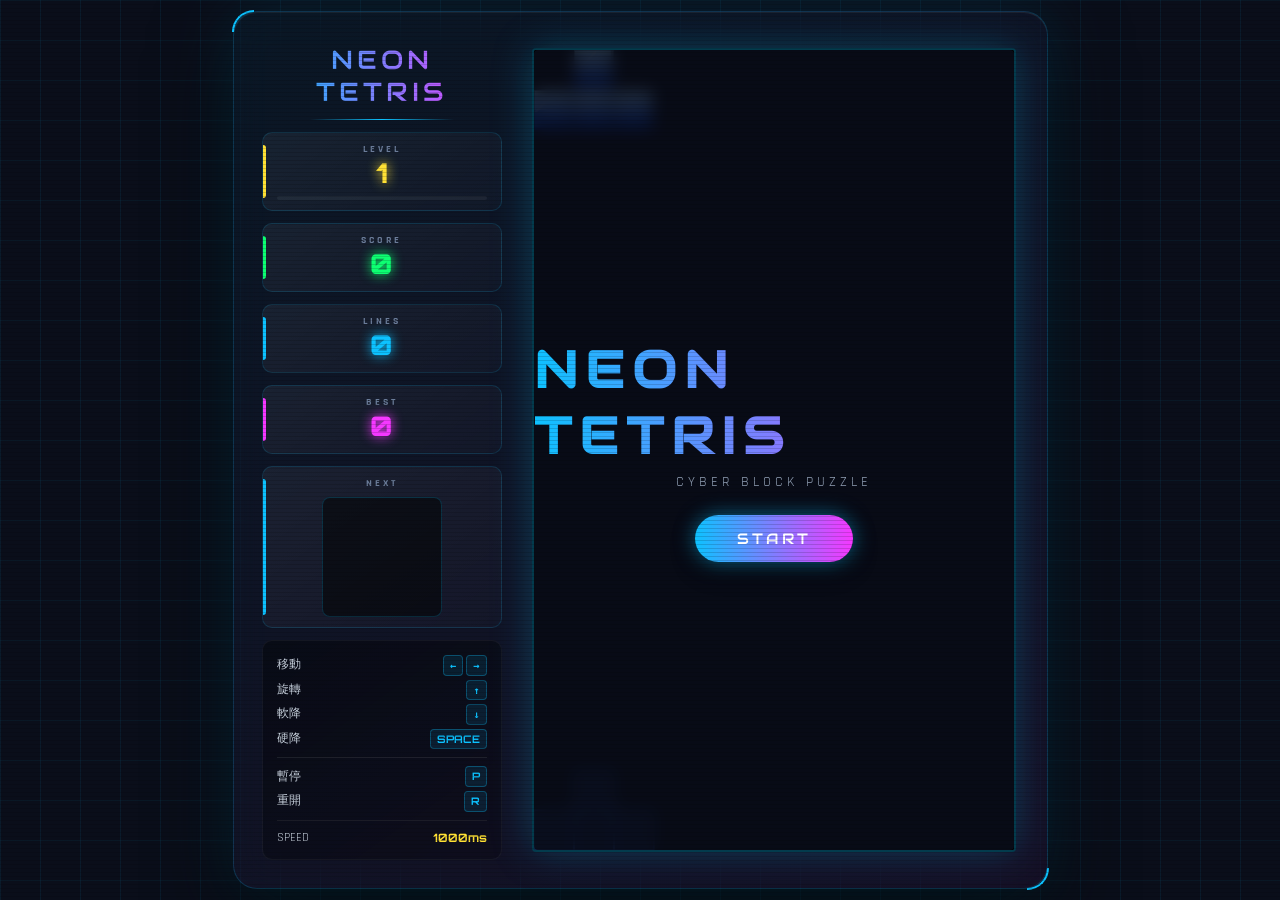
<file: index.html>
<!DOCTYPE html>
<html lang="zh-TW">
<head>
    <meta charset="UTF-8">
    <meta name="viewport" content="width=device-width, initial-scale=1.0">
    <title>NEON TETRIS · 賽博方塊</title>
    <style>
        @import url('https://fonts.googleapis.com/css2?family=Audiowide&family=Orbitron:wght@400;500;700;900&family=Rajdhani:wght@500;600;700&display=swap');

        :root {
            --neon-cyan: #0DC2FF;
            --neon-green: #0DFF72;
            --neon-magenta: #F538FF;
            --neon-yellow: #FFE135;
            --neon-pink: #FF0D72;
            --neon-orange: #FF8E0D;
            --bg-deep: #0A0E1A;
            --grid-line: rgba(13, 194, 255, 0.08);
        }

        * { box-sizing: border-box; margin: 0; padding: 0; }

        body {
            background: var(--bg-deep);
            color: white;
            min-height: 100vh;
            display: flex; justify-content: center; align-items: center;
            font-family: 'Orbitron', sans-serif;
            overflow: hidden;
            position: relative;
        }

        /* Animated grid backdrop */
        body::before {
            content: ''; position: fixed; inset: 0;
            background-image:
                linear-gradient(var(--grid-line) 1px, transparent 1px),
                linear-gradient(90deg, var(--grid-line) 1px, transparent 1px);
            background-size: 40px 40px;
            pointer-events: none; z-index: 0;
            animation: gridPulse 8s ease-in-out infinite;
        }
        @keyframes gridPulse {
            0%, 100% { opacity: 0.4; }
            50% { opacity: 0.7; }
        }

        /* Scanline overlay */
        body::after {
            content: ''; position: fixed; inset: 0;
            background: repeating-linear-gradient(
                0deg, transparent 0px, transparent 3px,
                rgba(0, 0, 0, 0.15) 3px, rgba(0, 0, 0, 0.15) 4px);
            pointer-events: none; z-index: 1000;
            mix-blend-mode: multiply;
        }

        #game-wrapper {
            position: relative; z-index: 1;
            display: flex; flex-direction: row; align-items: center; gap: 32px;
            padding: 28px;
            background: linear-gradient(145deg, rgba(13, 194, 255, 0.05), rgba(245, 56, 255, 0.05));
            border-radius: 24px;
            box-shadow:
                0 0 60px rgba(13, 194, 255, 0.15),
                0 30px 80px rgba(0, 0, 0, 0.8),
                inset 0 1px 0 rgba(255, 255, 255, 0.08);
            border: 1px solid rgba(13, 194, 255, 0.2);
            backdrop-filter: blur(20px);
        }

        #game-wrapper::before, #game-wrapper::after {
            content: ''; position: absolute; width: 20px; height: 20px;
            border: 2px solid var(--neon-cyan);
        }
        #game-wrapper::before {
            top: -2px; left: -2px;
            border-right: none; border-bottom: none;
            border-top-left-radius: 24px;
        }
        #game-wrapper::after {
            bottom: -2px; right: -2px;
            border-left: none; border-top: none;
            border-bottom-right-radius: 24px;
        }

        .sidebar {
            flex: 0 0 240px;
            display: flex; flex-direction: column; gap: 12px;
        }

        .game-title {
            font-family: 'Audiowide', cursive;
            font-size: 1.6rem;
            background: linear-gradient(90deg, var(--neon-cyan), var(--neon-magenta));
            -webkit-background-clip: text; background-clip: text;
            -webkit-text-fill-color: transparent;
            letter-spacing: 4px;
            text-align: center;
            padding: 4px 0 12px 0;
            position: relative;
        }
        .game-title::after {
            content: ''; position: absolute;
            bottom: 0; left: 50%; transform: translateX(-50%);
            width: 60%; height: 1px;
            background: linear-gradient(90deg, transparent, var(--neon-cyan), transparent);
        }

        .stat-box {
            position: relative;
            background: linear-gradient(145deg, rgba(255, 255, 255, 0.06), rgba(255, 255, 255, 0.02));
            padding: 10px 14px;
            border-radius: 10px;
            text-align: center;
            border: 1px solid rgba(13, 194, 255, 0.15);
            overflow: hidden;
            transition: all 0.2s ease;
        }
        .stat-box:hover {
            border-color: rgba(13, 194, 255, 0.4);
            box-shadow: 0 0 20px rgba(13, 194, 255, 0.2);
        }
        .stat-box::before {
            content: ''; position: absolute;
            top: 12px; bottom: 12px; left: 0;
            width: 3px; border-radius: 0 3px 3px 0;
            background: var(--neon-cyan);
        }
        .stat-box.level-box::before { background: var(--neon-yellow); }
        .stat-box.score-box::before { background: var(--neon-green); }
        .stat-box.lines-box::before { background: var(--neon-cyan); }
        .stat-box.best-box::before { background: var(--neon-magenta); }

        .stat-box .label {
            font-size: 0.62rem; color: #6B7C99;
            letter-spacing: 3px; font-weight: 700;
            font-family: 'Rajdhani', sans-serif;
        }
        .stat-box .value {
            font-size: 1.7rem; font-weight: 900;
            color: #fff;
            font-variant-numeric: tabular-nums;
            text-shadow: 0 0 12px currentColor;
            margin-top: 1px;
        }
        .stat-box.score-box .value { color: var(--neon-green); }
        .stat-box.level-box .value { color: var(--neon-yellow); }
        .stat-box.lines-box .value { color: var(--neon-cyan); }
        .stat-box.best-box .value { color: var(--neon-magenta); }

        .level-progress {
            margin-top: 6px;
            height: 4px; background: rgba(255, 255, 255, 0.05);
            border-radius: 2px; overflow: hidden;
        }
        .level-progress-fill {
            height: 100%; width: 0%;
            background: linear-gradient(90deg, var(--neon-yellow), var(--neon-orange));
            box-shadow: 0 0 8px var(--neon-yellow);
            transition: width 0.3s ease;
        }

        .next-canvas-wrap {
            margin: 8px auto 0; width: 120px; height: 120px;
            background: rgba(0, 0, 0, 0.5);
            border: 1px solid rgba(13, 194, 255, 0.2);
            border-radius: 8px;
            display: flex; align-items: center; justify-content: center;
        }
        #next { display: block; width: 120px; height: 120px; }

        .controls-hint {
            padding: 12px 14px;
            background: linear-gradient(145deg, rgba(0, 0, 0, 0.4), rgba(0, 0, 0, 0.2));
            border-radius: 10px;
            font-size: 0.72rem; color: #94A3B8;
            font-family: 'Rajdhani', sans-serif;
            line-height: 1.6;
            border: 1px solid rgba(255, 255, 255, 0.05);
        }
        .ctrl-row {
            display: flex; justify-content: space-between; align-items: center;
            padding: 2px 0;
        }
        .key {
            display: inline-block;
            background: rgba(13, 194, 255, 0.1);
            border: 1px solid rgba(13, 194, 255, 0.3);
            border-radius: 4px;
            padding: 1px 6px;
            font-family: 'Orbitron', monospace;
            font-size: 0.65rem;
            color: var(--neon-cyan);
            font-weight: 700;
        }
        .action { color: #CBD5E1; }
        .controls-hint hr {
            border: 0; border-top: 1px solid rgba(255, 255, 255, 0.08);
            margin: 6px 0;
        }
        .speed-readout {
            display: flex; justify-content: space-between; align-items: center;
            padding-top: 2px;
        }
        .speed-val {
            color: var(--neon-yellow);
            font-family: 'Orbitron', monospace;
            font-weight: 700;
        }

        #game-container {
            position: relative;
            width: 480px; height: 800px;
            display: flex; justify-content: center; align-items: center;
        }

        canvas#tetris {
            border: 2px solid rgba(13, 194, 255, 0.3);
            background-color: #000;
            box-shadow:
                0 0 40px rgba(13, 194, 255, 0.25),
                inset 0 0 20px rgba(0, 0, 0, 0.5);
            border-radius: 4px;
        }

        @keyframes scoreFloat {
            0%   { opacity: 0; transform: translate(-50%, -30%) scale(0.6); }
            20%  { opacity: 1; transform: translate(-50%, -50%) scale(1.15); }
            100% { opacity: 0; transform: translate(-50%, -180%) scale(1); }
        }
        #score-popup {
            position: absolute; top: 50%; left: 50%; z-index: 30;
            font-size: 2.8rem; font-weight: 900;
            color: var(--neon-green);
            font-family: 'Audiowide', cursive;
            text-shadow:
                0 0 10px var(--neon-green),
                0 0 20px var(--neon-green),
                0 0 40px var(--neon-green);
            pointer-events: none; opacity: 0;
            transform: translate(-50%, -50%);
        }
        #score-popup.active { animation: scoreFloat 1s ease-out forwards; }

        .overlay-panel {
            position: absolute; inset: 0;
            display: flex; flex-direction: column;
            align-items: center; justify-content: center;
            z-index: 20; border-radius: 4px;
            backdrop-filter: blur(8px);
        }
        #overlay { background: rgba(10, 14, 26, 0.85); }
        #overlay h2, #game-over h2 {
            font-family: 'Audiowide', cursive;
            font-size: 3.2rem;
            letter-spacing: 8px;
            margin-bottom: 4px;
            background: linear-gradient(90deg, var(--neon-cyan), var(--neon-magenta));
            -webkit-background-clip: text; background-clip: text;
            -webkit-text-fill-color: transparent;
            animation: titleGlow 2s ease-in-out infinite;
        }
        @keyframes titleGlow {
            0%, 100% { filter: brightness(1); }
            50% { filter: brightness(1.3); }
        }
        #game-over h2 {
            background: linear-gradient(90deg, var(--neon-pink), var(--neon-orange));
            -webkit-background-clip: text; background-clip: text;
            -webkit-text-fill-color: transparent;
            font-size: 2.4rem;
        }
        .overlay-sub {
            font-family: 'Rajdhani', sans-serif;
            font-size: 0.85rem;
            color: #94A3B8;
            letter-spacing: 4px;
            margin-bottom: 24px;
            text-transform: uppercase;
        }
        .game-over-stats {
            font-family: 'Rajdhani', sans-serif;
            color: #CBD5E1;
            margin: 12px 0 20px 0;
            font-size: 1rem;
            line-height: 1.6;
        }
        .stat-line {
            display: flex; justify-content: space-between;
            gap: 24px; min-width: 200px;
            padding: 2px 0;
        }
        .stat-line .lbl { color: #6B7C99; }
        .stat-line .val { color: var(--neon-cyan); font-weight: 700; font-family: 'Orbitron', sans-serif; }
        .stat-line.score .val { color: var(--neon-green); }
        .stat-line.level .val { color: var(--neon-yellow); }
        .stat-line.lines .val { color: var(--neon-cyan); }

        .rank-badge {
            font-family: 'Audiowide', cursive;
            font-size: 1rem;
            letter-spacing: 3px;
            padding: 6px 16px;
            border-radius: 6px;
            margin: 4px 0 8px 0;
            border: 1px solid;
        }
        .rank-badge.s { color: var(--neon-cyan); border-color: var(--neon-cyan); box-shadow: 0 0 16px var(--neon-cyan); }
        .rank-badge.a { color: var(--neon-green); border-color: var(--neon-green); box-shadow: 0 0 16px var(--neon-green); }
        .rank-badge.b { color: var(--neon-yellow); border-color: var(--neon-yellow); box-shadow: 0 0 16px var(--neon-yellow); }
        .rank-badge.c { color: #94A3B8; border-color: #94A3B8; }

        button {
            position: relative;
            padding: 14px 42px;
            font-size: 0.95rem;
            font-family: 'Audiowide', cursive;
            letter-spacing: 3px;
            color: #fff;
            background: linear-gradient(90deg, var(--neon-cyan), var(--neon-magenta));
            border: none;
            border-radius: 30px;
            cursor: pointer;
            overflow: hidden;
            box-shadow:
                0 0 20px rgba(13, 194, 255, 0.5),
                0 8px 24px rgba(0, 0, 0, 0.4);
            transition: transform 0.15s ease, box-shadow 0.2s ease;
            text-transform: uppercase;
        }
        button:hover {
            transform: translateY(-2px);
            box-shadow:
                0 0 30px rgba(245, 56, 255, 0.7),
                0 12px 32px rgba(0, 0, 0, 0.5);
        }
        button:active { transform: translateY(0); }
        button::before {
            content: ''; position: absolute; inset: 0;
            background: linear-gradient(90deg, transparent, rgba(255, 255, 255, 0.3), transparent);
            transform: translateX(-100%);
            transition: transform 0.5s ease;
        }
        button:hover::before { transform: translateX(100%); }

        #game-over { background: rgba(255, 13, 114, 0.12); }

        @media (prefers-reduced-motion: reduce) {
            *, *::before, *::after {
                animation-duration: 0.01ms !important;
                transition-duration: 0.01ms !important;
            }
        }
    </style>
</head>
<body>

    <div id="game-wrapper">
        <div class="sidebar">
            <div class="game-title">NEON TETRIS</div>

            <div class="stat-box level-box">
                <div class="label">LEVEL</div>
                <div id="level" class="value">1</div>
                <div class="level-progress"><div id="level-progress-fill" class="level-progress-fill"></div></div>
            </div>

            <div class="stat-box score-box">
                <div class="label">SCORE</div>
                <div id="score" class="value">0</div>
            </div>

            <div class="stat-box lines-box">
                <div class="label">LINES</div>
                <div id="lines" class="value">0</div>
            </div>

            <div class="stat-box best-box">
                <div class="label">BEST</div>
                <div id="best" class="value">0</div>
            </div>

            <div class="stat-box">
                <div class="label">NEXT</div>
                <div class="next-canvas-wrap">
                    <canvas id="next" width="120" height="120"></canvas>
                </div>
            </div>

            <div class="controls-hint">
                <div class="ctrl-row"><span class="action">移動</span> <span><span class="key">←</span> <span class="key">→</span></span></div>
                <div class="ctrl-row"><span class="action">旋轉</span> <span class="key">↑</span></div>
                <div class="ctrl-row"><span class="action">軟降</span> <span class="key">↓</span></div>
                <div class="ctrl-row"><span class="action">硬降</span> <span class="key">SPACE</span></div>
                <hr>
                <div class="ctrl-row"><span class="action">暫停</span> <span class="key">P</span></div>
                <div class="ctrl-row"><span class="action">重開</span> <span class="key">R</span></div>
                <hr>
                <div class="speed-readout">
                    <span class="action">SPEED</span>
                    <span id="speed-display" class="speed-val">1000ms</span>
                </div>
            </div>
        </div>

        <div id="game-container">
            <canvas id="tetris" width="480" height="800"></canvas>
            <div id="overlay" class="overlay-panel">
                <h2 id="overlay-title">NEON TETRIS</h2>
                <div class="overlay-sub">Cyber Block Puzzle</div>
                <button onclick="startGame(); this.blur()">START</button>
            </div>
            <div id="game-over" class="overlay-panel" style="display:none;">
                <h2>GAME OVER</h2>
                <div id="rank-display"></div>
                <div class="game-over-stats">
                    <div class="stat-line score"><span class="lbl">SCORE</span><span class="val" id="final-score">0</span></div>
                    <div class="stat-line level"><span class="lbl">LEVEL</span><span class="val" id="final-level">1</span></div>
                    <div class="stat-line lines"><span class="lbl">LINES</span><span class="val" id="final-lines">0</span></div>
                </div>
                <button onclick="resetGame(); this.blur()">RETRY</button>
            </div>
            <div id="score-popup"></div>
        </div>
    </div>

    <link rel="icon" href="data:image/svg+xml,<svg xmlns='http://www.w3.org/2000/svg' viewBox='0 0 16 16'><text y='14' font-size='14'>🧊</text></svg>">
    <script src="game.js?v=2"></script>
</body>
</html>
</file>
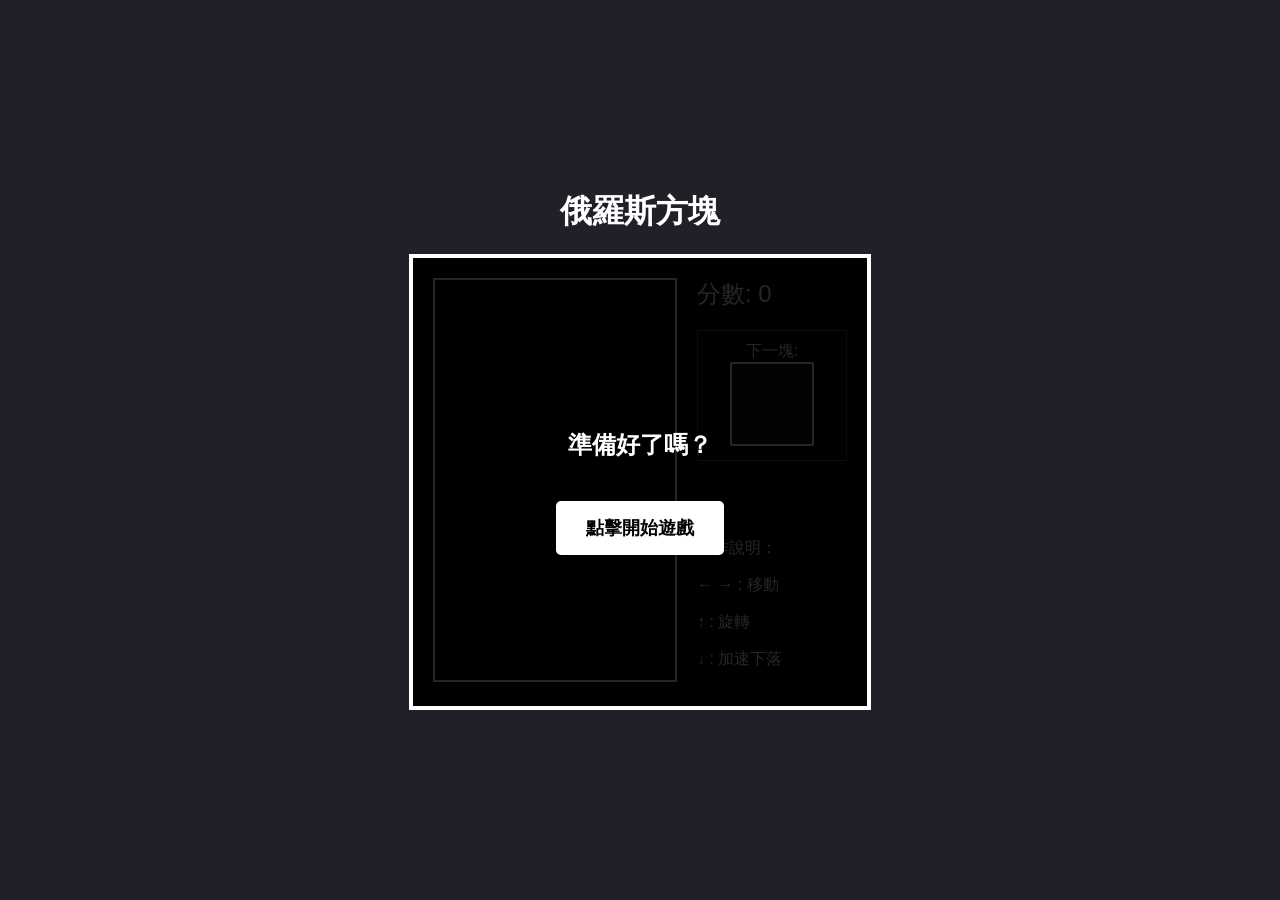
<file: tetris.html>
<!DOCTYPE html>
<html lang="zh-TW">
<head>
    <meta charset="UTF-8">
    <meta name="viewport" content="width=device-width, initial-scale=1.0">
    <title>俄羅斯方塊 - Tetris</title>
    <style>
        body {
            background: #202028;
            color: #fff;
            font-family: sans-serif;
            display: flex;
            flex-direction: column;
            align-items: center;
            justify-content: center;
            height: 100vh;
            margin: 0;
            overflow: hidden;
        }
        #game-container {
            display: flex;
            gap: 20px;
            border: 4px solid #fff;
            padding: 20px;
            background: #000;
            position: relative;
        }
        canvas {
            border: 2px solid #fff;
            background-color: #111;
        }
        .stats {
            display: flex;
            flex-direction: column;
            justify-content: space-between;
            min-width: 150px;
        }
        h1 { margin: 0 0 20px 0; }
        .score-label { font-size: 24px; }
        .next-piece-container {
            margin-top: 20px;
            border: 1px solid #555;
            padding: 10px;
            text-align: center;
        }
        #next-canvas {
            background-color: #111;
            border: 1px solid #333;
        }
        #overlay {
            position: absolute;
            top: 0;
            left: 0;
            width: 100%;
            height: 100%;
            background: rgba(0, 0, 0, 0.85);
            display: flex;
            flex-direction: column;
            align-items: center;
            justify-content: center;
            z-index: 20;
        }
        #game-over {
            position: absolute;
            top: 50%;
            left: 50%;
            transform: translate(-50%, -50%);
            background: rgba(0, 0, 0, 0.9);
            padding: 20px;
            border: 2px solid red;
            text-align: center;
            display: none;
            z-index: 30;
        }
        button {
            padding: 15px 30px;
            font-size: 18px;
            cursor: pointer;
            background: #fff;
            border: none;
            margin-top: 20px;
            border-radius: 5px;
            font-weight: bold;
        }
        button:hover {
            background: #ccc;
        }
    </style>
</head>
<body onload="initGame()">
    <h1 id="title">俄羅斯方塊</h1>
    <div id="game-container" style="position: relative;">
        <div id="overlay">
            <h2 id="overlay-text">準備好了嗎？</h2>
            <button id="start-btn" onclick="startGame()">點擊開始遊戲</button>
        </div>

        <div>
            <canvas id="tetris" width="240" height="400"></canvas>
        </div>
        <div class="stats">
            <div>
                <div class="score-label">分數: <span id="score">0</span></div>
                <div class="next-piece-container">
                    <div>下一塊:</div>
                    <canvas id="next" width="80" height="80"></canvas>
                </div>
            </div>
            <div>
                <p>操作說明：</p>
                <p>← → : 移動</p>
                <p>↑ : 旋轉</p>
                <p>↓ : 加速下落</p>
            </div>
        </div>

        <div id="game-over">
            <h2>遊戲結束</h2>
            <p>最終分數: <span id="final-score">0</span></p>
            <button onclick="resetGame()">重新開始</button>
        </div>
    </div>

    <script>
        const canvas = document.getElementById('tetris');
        const context = canvas.getContext('2d');
        const nextCanvas = document.getElementById('next');
        const nextContext = nextCanvas.getContext('2d');
        const scoreElement = document.getElementById('score');
        const overlay = document.getElementById('overlay');
        const gameOverScreen = document.getElementById('game-over');
        const finalScoreElement = document.getElementById('final-score');

        context.scale(20, 20);
        nextContext.scale(20, 20);

        function createPiece(type) {
            if (type === 'I') return [[0,1,0,0],[0,1,0,0],[0,1,0,0],[0,1,0,0]];
            if (type === 'L') return [[0,2,0],[0,2,0],[0,2,2]];
            if (type === 'J') return [[0,3,0],[0,3,0],[3,3,0]];
            if (type === 'O') return [[4,4],[4,4]];
            if (type === 'Z') return [[5,5,0],[0,5,5],[0,0,0]];
            if (type === 'S') return [[0,6,6],[6,6,0],[0,0,0]];
            if (type === 'T') return [[0,7,0],[7,7,7],[0,0,0]];
        }

        const colors = [
            null,
            '#FF0D72', // T
            '#0DC2FF', // I
            '#0DFF72', // S
            '#F538FF', // Z
            '#FF8E0D', // L
            '#FFE135', // J
            '#3877FF', // O
        ];

        function createMatrix(w, h) {
            const matrix = [];
            while (h--) matrix.push(new Array(w).fill(0));
            return matrix;
        }

        function draw() {
            context.fillStyle = '#000';
            context.fillRect(0, 0, canvas.width, canvas.height);
            drawMatrix(context, arena, {x: 0, y: 0});
            drawMatrix(context, player.matrix, player.pos);
        }

        function drawNext() {
            nextContext.fillStyle = '#111';
            nextContext.fillRect(0, 0, nextCanvas.width, nextCanvas.height);
            const offsetX = (4 - player.next.matrix[0].length) / 2;
            const offsetY = (4 - player.next.matrix.length) / 2;
            drawMatrix(nextContext, player.next.matrix, {x: offsetX, y: offsetY});
        }

        function drawMatrix(ctx, matrix, offset) {
            matrix.forEach((row, y) => {
                row.forEach((value, x) => {
                    if (value !== 0) {
                        ctx.fillStyle = colors[value];
                        ctx.fillRect(x + offset.x, y + offset.y, 1, 1);
                        ctx.strokeStyle = '#000';
                        ctx.lineWidth = 0.05;
                        ctx.strokeRect(x + offset.x, y + offset.y, 1, 1);
                    }
                });
            });
        }

        function merge(arena, player) {
            player.matrix.forEach((row, y) => {
                row.forEach((value, x) => {
                    if (value !== 0) {
                        arena[y + player.pos.y][x + player.pos.x] = value;
                    }
                });
            });
        }

        function rotate(matrix, dir) {
            for (let y = 0; y < matrix.length; ++y) {
                for (let x = 0; x < y; ++x) {
                    [matrix[x][y], matrix[y][x]] = [matrix[y][x], matrix[x][y]];
                }
            }
            if (dir > 0) matrix.forEach(row => row.reverse());
            else matrix.reverse();
        }

        function playerDrop() {
            player.pos.y++;
            if (collide(arena, player)) {
                player.pos.y--;
                merge(arena, player);
                playerReset();
                arenaSweep();
                updateScore();
            }
            dropCounter++;
        }

        function playerMove(dir) {
            player.pos.x += dir;
            if (collide(arena, player)) {
                player.pos.x -= dir;
            }
        }

        function playerReset() {
            const pieces = 'ILJOTSZ';
            if (!player.next) {
                player.next = createPiece(pieces[pieces.length * Math.random() | 0]);
            }
            player.matrix = player.next.matrix;
            player.next = createPiece(pieces[pieces.length * Math.random() | 0]);

            player.pos.y = 0;
            player.pos.x = (arena[0].length / 2 | 0) - (player.matrix[0].length / 2 | 0);

            if (collide(arena, player)) {
                gameOver();
            }
            drawNext();
        }

        function playerRotate(dir) {
            const pos = player.pos.x;
            let offset = 1;
            rotate(player.matrix, dir);
            while (collide(arena, player)) {
                player.pos.x += offset;
                offset = -(offset + (offset > 0 ? 1 : -1));
                if (offset > player.matrix[0].length) {
                    rotate(player.matrix, -dir);
                    player.pos.x = pos;
                    return;
                }
            }
        }

        function collide(arena, player) {
            const [m, o] = [player.matrix, player.pos];
            for (let y = 0; y < m.length; ++y) {
                for (let x = 0; x < m[y].length; ++x) {
                    if (m[y][x] !== 0 &&
                       (arena[y + o.y] && arena[y + o.y][x + o.x]) !== 0) {
                        return true;
                    }
                }
            }
            return false;
        }

        function arenaSweep() {
            let rowCount = 1;
            outer: for (let y = arena.length - 1; y > 0; --y) {
                for (let x = 0; x < arena[y].length; ++x) {
                    if (arena[y][x] === 0) continue outer;
                }
                const row = arena.splice(y, 1)[0].fill(0);
                arena.unshift(row);
                ++y;
                player.score += rowCount * 10;
                rowCount *= 2;
            }
        }

        function updateScore() {
            scoreElement.innerText = player.score;
        }

        function gameOver() {
            gameRunning = false;
            gameOverScreen.style.display = 'block';
            finalScoreElement.innerText = player.score;
        }

        function resetGame() {
            arena.forEach(row => row.fill(0));
            player.score = 0;
            updateScore();
            gameRunning = true;
            gameOverScreen.style.display = 'none';
            overlay.style.display = 'none';
            playerReset();
            requestAnimationFrame(gameLoop);
        }

        const arena = createMatrix(12, 20);
        let gameRunning = false;
        let dropCounter = 0;
        let lastTime = 0;

        const player = {
            pos: {x: 0, y: 0},
            matrix: null,
            next: null,
            score: 0,
        };

        function gameLoop(time = 0) {
            if (!gameRunning) return;

            if (lastTime === 0) lastTime = time;
            const deltaTime = time - lastTime;
            lastTime = time;

            dropCounter += deltaTime;
            if (dropCounter > 1000) {
                playerDrop();
                dropCounter = 0;
            }

            draw();
            requestAnimationFrame(gameLoop);
        }

        function startGame() {
            gameRunning = true;
            overlay.style.display = 'none';
            lastTime = performance.now();
            playerReset();
            updateScore();
            drawNext();
            draw();
            requestAnimationFrame(gameLoop);
        }

        function initGame() {
            draw();
        }

        document.addEventListener('keydown', event => {
            if (!gameRunning) return;
            if (event.keyCode === 37) playerMove(-1);
            else if (event.keyCode === 39) playerMove(1);
            else if (event.keyCode === 40) playerDrop();
            else if (event.keyCode === 38) playerRotate(1);
        });
    </script>
</body>
</html>
</file>
